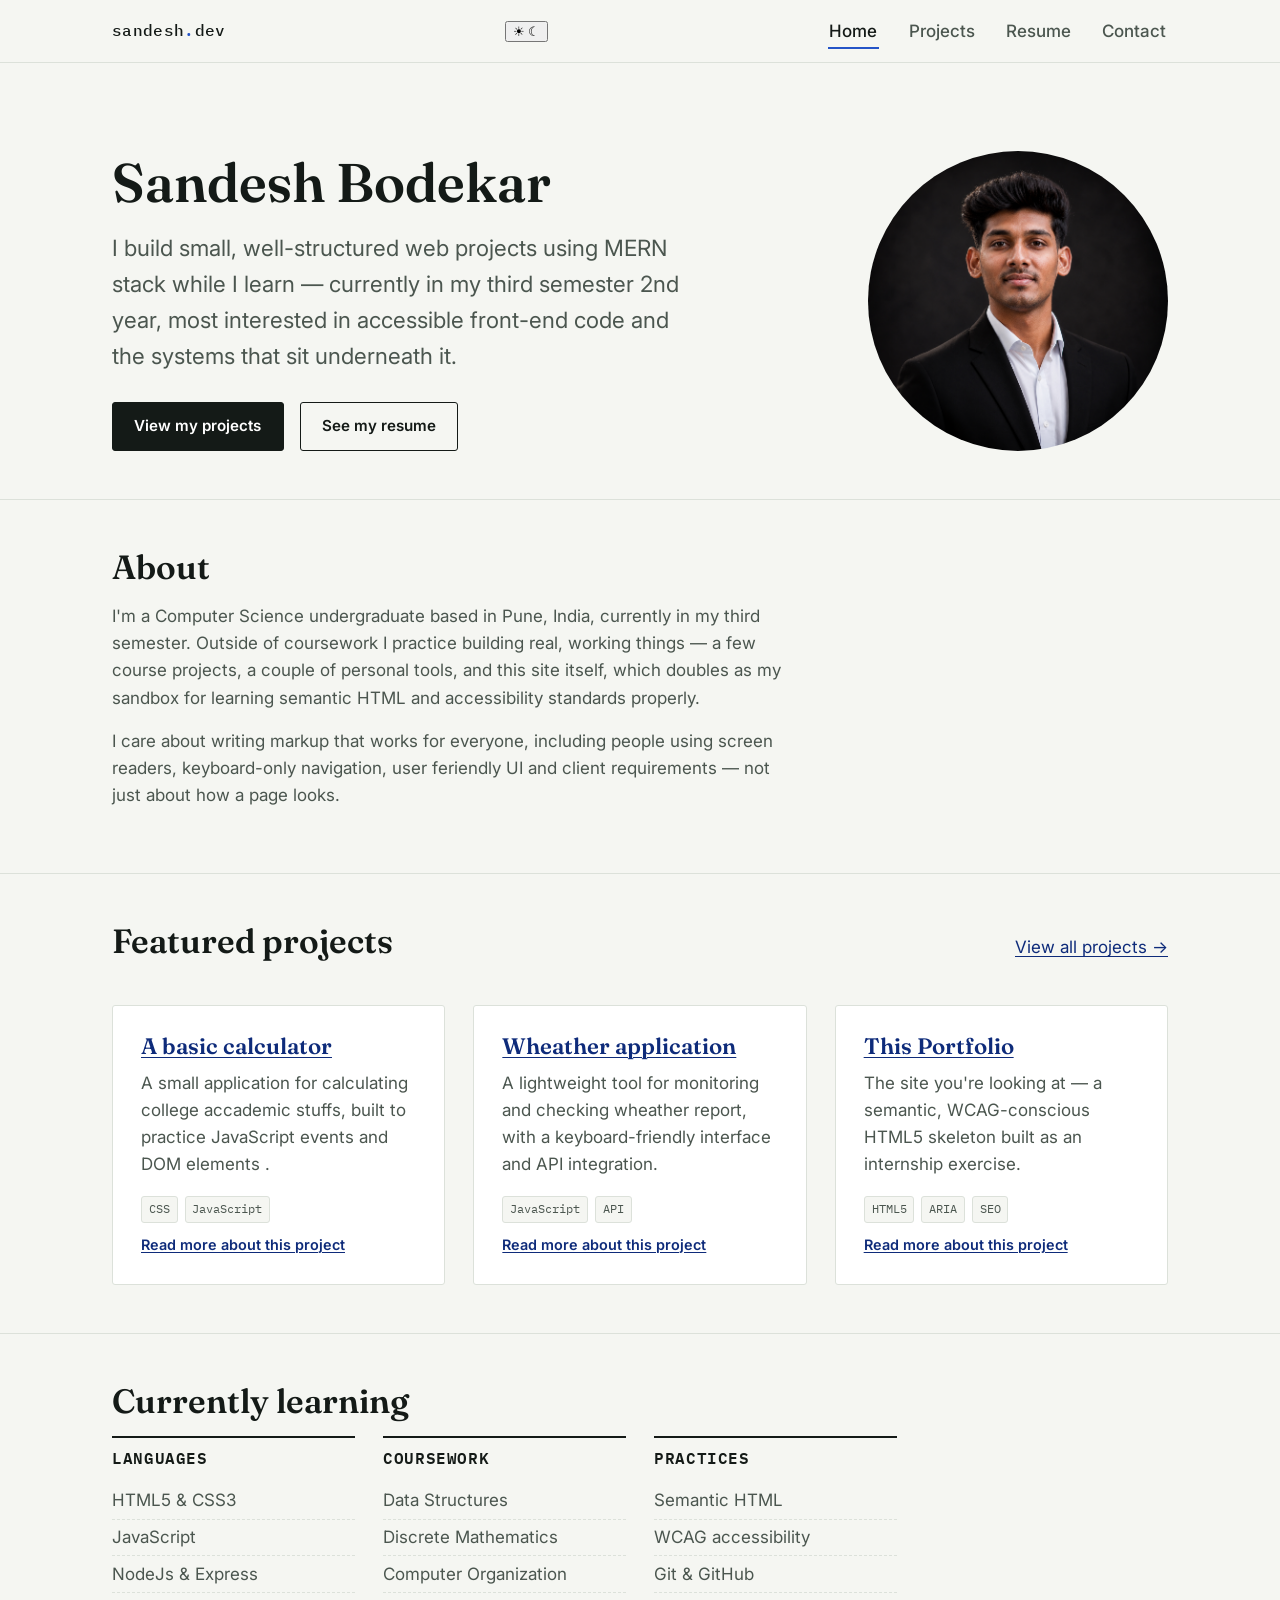
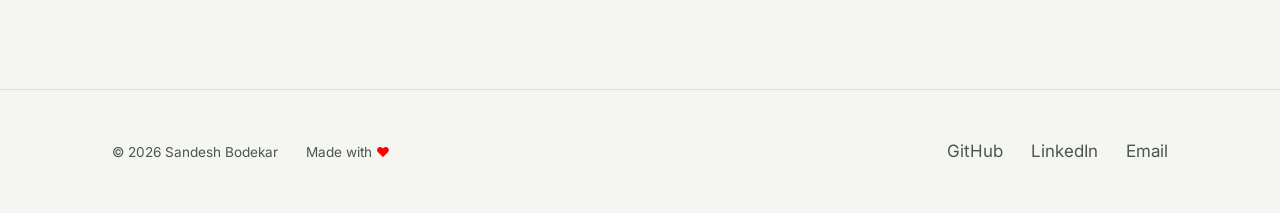
<file: index.html>
<!DOCTYPE html>
<html lang="en">

<head>
  <meta charset="UTF-8" />
  <meta name="viewport" content="width=device-width, initial-scale=1.0" />

  <title>Sandesh - Portfolio</title>
  <meta name="description"
    content="Portfolio of Sandesh Bodekar, a third-semester Computer Science student in Pune, India, building accessible web projects and learning in public." />
  <meta name="author" content="Sandesh Bodekar" />
  <meta name="robots" content="index, follow" />
  <link rel="canonical" href="https://sandeshbodekar.github.io/Portfolio/index.html" />

  <!-- Open Graph -->
  <meta property="og:type" content="website" />
  <meta property="og:title" content="Sandesh - Portfolio" />
  <meta property="og:description"
    content="Portfolio of Sandesh Bodekar, a third-semester Computer Science student in Pune, India, building accessible web projects and learning in public." />
  <meta property="og:url" content="https://sandeshbodekar.github.io/Portfolio/index.html" />
  <meta property="og:image" content="https://sandeshbodekar.github.io/Portfolio/assets/img/og-cover.jpg" />
  <meta property="og:locale" content="en_IN" />

  <!-- Twitter card -->
  <meta name="twitter:card" content="summary_large_image" />
  <meta name="twitter:title" content="Sandesh Bodekar — Computer Science Student & Web Developer" />
  <meta name="twitter:description"
    content="Portfolio of Sandesh Bodekar, a third-semester Computer Science student in Pune, India, building accessible web projects and learning in public." />
  <meta name="twitter:image" content="https://sandeshbodekar.github.io/Portfolio/assets/img/og-cover.jpg" />

  <link rel="preconnect" href="https://fonts.googleapis.com" />
  <link rel="preconnect" href="https://fonts.gstatic.com" crossorigin />
  <link
    href="https://fonts.googleapis.com/css2?family=Fraunces:wght@500;600;700&family=IBM+Plex+Mono:wght@500&family=Inter:wght@400;500;600&display=swap"
    rel="stylesheet" />

  <script>
    (function () {
      try {
        var theme = localStorage.getItem('theme');
        if (theme === 'dark') {
          document.documentElement.setAttribute('data-theme', 'dark');
        } else if (theme === 'light') {
          document.documentElement.removeAttribute('data-theme');
        } else if (window.matchMedia && window.matchMedia('(prefers-color-scheme: dark)').matches) {
          document.documentElement.setAttribute('data-theme', 'dark');
        }
      } catch (e) {}
    })();
  </script>
  
  <link rel="stylesheet" href="style.css" />
  <link rel="icon" type="image/svg+xml" href="assets/img/favicon.svg" />

  <!-- Structured data for search engines -->
  <script type="application/ld+json">
  {
    "@context": "https://schema.org",
    "@type": "Person",
    "name": "Sandesh Bodekar",
    "jobTitle": "Computer Science Student",
    "url": "https://sandeshbodekar.github.io/Portfolio/index.html",
    "sameAs": [
      "https://https://github.com/sandeshbodekar",
      "https://www.linkedin.com/in/sandeshbodekar"
    ]
  }
  </script>
</head>

<body>
  <header class="site-header">
    <div class="wrap">
      <a class="site-logo" href="index.html">sandesh<span>.</span>dev</a>
       

      
      <div class="header-controls">
        <button type="button" class="theme-toggle" id="theme-toggle" aria-pressed="false">
          <span class="icon-light" aria-hidden="true">&#9728;</span>
          <span class="icon-dark" aria-hidden="true">&#9790;</span>
          <span class="visually-hidden">Toggle dark mode</span>
        </button>
        <button type="button" class="nav-toggle" aria-expanded="true" aria-controls="primary-nav">
          Menu
        </button>
      </div>

      <nav class="primary-nav" id="primary-nav" data-open="true" aria-label="Primary">
        <ul>
          <li><a href="index.html" aria-current="page">Home</a></li>
          <li><a href="projects.html">Projects</a></li>
          <li><a href="resume.html">Resume</a></li>
          <li><a href="contact.html">Contact</a></li>
        </ul>
      </nav>
    </div>

    
  </header>

  <main id="main-content">

    <section class="hero" aria-labelledby="hero-heading">
      <div class="wrap hero__inner">
        <div>
          <h1 id="hero-heading">Sandesh Bodekar</h1>
          <p class="hero__lede">
            I build small, well-structured web projects using MERN stack while I learn — currently in
            my third semester 2nd year, most interested in accessible front-end code and
            the systems that sit underneath it.
          </p>
          <div class="hero__actions">
            <a class="button button--primary" href="projects.html">View my projects</a>
            <a class="button button--ghost" href="resume.html">See my resume</a>
          </div>
        </div>
        <img class="photo" src="assets/LinkedinPhoto.png" alt="sandesh's photo" width="300" height="300" />
      </div>
    </section>

    <section class="section" aria-labelledby="about-heading">
      <div class="wrap">
        <h2 id="about-heading">About</h2>
        <p>
          I'm a Computer Science undergraduate based in Pune, India, currently
          in my third semester. Outside of coursework I practice building
          real, working things — a few course projects, a couple of personal
          tools, and this site itself, which doubles as my sandbox for
          learning semantic HTML and accessibility standards properly.
        </p>
        <p>
          I care about writing markup that works for everyone, including
          people using screen readers, keyboard-only navigation, user feriendly UI and client requirements
          — not just about how a page looks.
        </p>
      </div>
    </section>

    <section class="section" aria-labelledby="featured-heading">
      <div class="wrap">
        <div class="section__head">
          <h2 id="featured-heading">Featured projects</h2>
          <a href="projects.html">View all projects →</a>
        </div>

        <ul class="card-grid">
          <li>
            <article class="card">
              <h3><a href="projects.html#campus-events">A basic calculator</a></h3>
              <p>A small application for calculating college accademic stuffs, built to practice JavaScript events
                and DOM elements .</p>
              <ul class="tag-list" aria-label="Technologies used">
                <li>CSS</li>
                <li>JavaScript</li>
              </ul>
              <a class="card__link" href="projects.html#campus-events">Read more about this project</a>
            </article>
          </li>
          <li>
            <article class="card">
              <h3><a href="projects.html#study-tracker">Wheather application</a></h3>
              <p>A lightweight tool for monitoring and checking wheather report, with a keyboard-friendly interface and
                API integration.</p>
              <ul class="tag-list" aria-label="Technologies used">
                <li>JavaScript</li>
                <li>API</li>
              </ul>
              <a class="card__link" href="projects.html#study-tracker">Read more about this project</a>
            </article>
          </li>
          <li>
            <article class="card">
              <h3><a href="projects.html#this-site">This Portfolio</a></h3>
              <p>The site you're looking at — a semantic, WCAG-conscious HTML5 skeleton built as an internship exercise.
              </p>
              <ul class="tag-list" aria-label="Technologies used">
                <li>HTML5</li>
                <li>ARIA</li>
                <li>SEO</li>
              </ul>
              <a class="card__link" href="projects.html#this-site">Read more about this project</a>
            </article>
          </li>
        </ul>
      </div>
    </section>

    <section class="section" aria-labelledby="skills-heading">
      <div class="wrap">
        <h2 id="skills-heading">Currently learning</h2>
        <ul class="skills">
          <li>
            <h3>Languages</h3>
            <ul>
              <li>HTML5 &amp; CSS3</li>
              <li>JavaScript</li>
              <li>NodeJs &amp; Express</li>
            </ul>
          </li>
          <li>
            <h3>Coursework</h3>
            <ul>
              <li>Data Structures</li>
              <li>Discrete Mathematics</li>
              <li>Computer Organization</li>
            </ul>
          </li>
          <li>
            <h3>Practices</h3>
            <ul>
              <li>Semantic HTML</li>
              <li>WCAG accessibility</li>
              <li>Git &amp; GitHub</li>
            </ul>
          </li>
        </ul>
      </div>
    </section>

  </main>

  <footer class="site-footer">
    <div class="wrap">
      <div class="footer-nav" aria-label="Footer">
        <small>&copy; 2026 Sandesh Bodekar &nbsp;&nbsp;&nbsp;&nbsp;&nbsp; Made with<span class="heart">
            &hearts;</span></small>
      </div>
      <nav class="footer-social" aria-label="Social media">
        <ul>
          <li><a href="https://github.com/sandeshbodekar">GitHub</a></li>
          <li><a href="https://www.linkedin.com/in/sandeshbodekar">LinkedIn</a></li>
          <li><a href="mailto:sandeshbodekar12@gmail.com">Email</a></li>
        </ul>
      </nav>
    </div>

  </footer>

  <script src="main.js"></script>
</body>

</html>
</file>
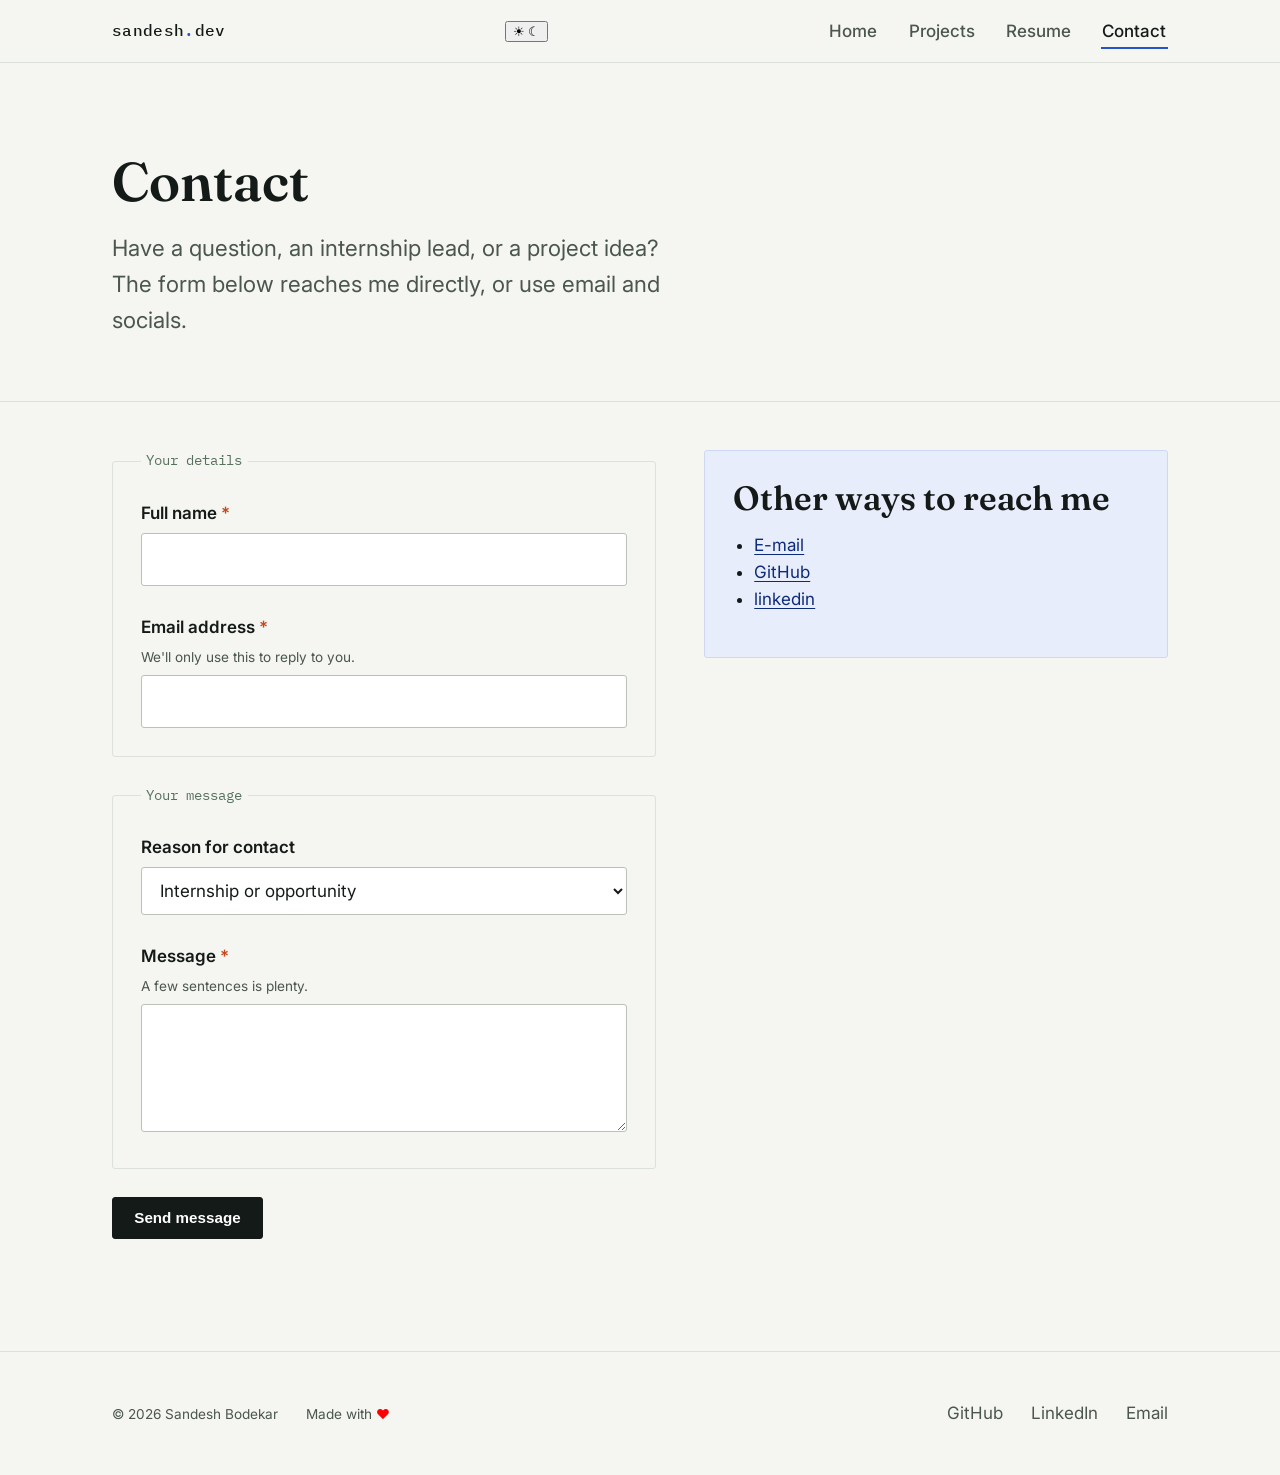
<file: contact.html>
<!DOCTYPE html>
<html lang="en">
<head>
  <meta charset="UTF-8" />
  <meta name="viewport" content="width=device-width, initial-scale=1.0" />

  <title>Contact</title>
  <meta name="description" content="Get in touch withSandesh Bodekar via the contact form, email, or social profiles." />
  <meta name="author" content="Sandesh Bodekar" />
  <meta name="robots" content="index, follow" />
  <link rel="canonical" href="https://sandeshbodekar.github.io/Portfolio/contact.html" />

  <meta property="og:type" content="website" />
  <meta property="og:title" content="Contact " />
  <meta property="og:description" content="Get in touch with Sandesh Bodekar via the contact form, email, or social profiles." />
  <meta property="og:url" content="https://sandeshbodekar.github.io/Portfolio/contact.html" />
  <meta property="og:image" content="https://sandeshbodekar.github.io/Portfolio/assets/og-cover.jpg" />
  <meta property="og:locale" content="en_IN" />

  <meta name="twitter:card" content="summary_large_image" />
  <meta name="twitter:title" content="Contact — Sandesh Bodekar" />
  <meta name="twitter:description" content="Get in touch with Sandesh Bodekar via the contact form, email, or social profiles." />
  <meta name="twitter:image" content="https://sandeshbodekar.github.io/Portfolio/assets/og-cover.jpg" />

  <link rel="preconnect" href="https://fonts.googleapis.com" />
  <link rel="preconnect" href="https://fonts.gstatic.com" crossorigin />
  <link href="https://fonts.googleapis.com/css2?family=Fraunces:wght@500;600;700&family=IBM+Plex+Mono:wght@500&family=Inter:wght@400;500;600&display=swap" rel="stylesheet" />
  <script>
    (function () {
      try {
        var theme = localStorage.getItem('theme');
        if (theme === 'dark') {
          document.documentElement.setAttribute('data-theme', 'dark');
        } else if (theme === 'light') {
          document.documentElement.removeAttribute('data-theme');
        } else if (window.matchMedia && window.matchMedia('(prefers-color-scheme: dark)').matches) {
          document.documentElement.setAttribute('data-theme', 'dark');
        }
      } catch (e) {}
    })();
  </script>
  <link rel="stylesheet" href="style.css" />
  <link rel="icon" type="image/svg+xml" href="assets/favicon.svg" />
</head>
<body>
 
  <header class="site-header">
    <div class="wrap">
      <a class="site-logo" href="index.html">sandesh<span>.</span>dev</a>

      <div class="header-controls">
        <button type="button" class="theme-toggle" id="theme-toggle" aria-pressed="false">
          <span class="icon-light" aria-hidden="true">&#9728;</span>
          <span class="icon-dark" aria-hidden="true">&#9790;</span>
          <span class="visually-hidden">Toggle dark mode</span>
        </button>
        <button type="button" class="nav-toggle" aria-expanded="true" aria-controls="primary-nav">
          Menu
        </button>
      </div>

      <nav class="primary-nav" id="primary-nav" data-open="true" aria-label="Primary">
        <ul>
          <li><a href="index.html">Home</a></li>
          <li><a href="projects.html">Projects</a></li>
          <li><a href="resume.html">Resume</a></li>
          <li><a href="contact.html" aria-current="page">Contact</a></li>
        </ul>
      </nav>
    </div>
  </header>

  <main id="main-content">

    <section class="hero" aria-labelledby="page-heading">
      <div class="wrap">
         <h1 id="page-heading">Contact</h1>
        <p class="hero__lede">
          Have a question, an internship lead, or a project idea? The form
          below reaches me directly, or use email and socials.
        </p>
      </div>
    </section>

    <section class="section" aria-labelledby="contact-heading">
      <div class="wrap form-layout">

        <div>
          <h2 id="contact-heading" class="visually-hidden">Send a message</h2>

          <form id="contact-form" novalidate action="https://formsubmit.co/fullstackdsa8080@gmail.com" method="post">
            <fieldset>
              <legend>Your details</legend>

              <div class="field">
                <label for="name">Full name <span class="required-flag" aria-hidden="true">*</span></label>
                <input
                  type="text"
                  id="name"
                  name="name"
                  autocomplete="name"
                  required
                  aria-describedby="name-error"
                  aria-required="true"
                />
                <span class="error" id="name-error" role="alert"></span>
              </div>

              <div class="field">
                <label for="email">Email address <span class="required-flag" aria-hidden="true">*</span></label>
                <span class="hint" id="email-hint">We'll only use this to reply to you.</span>
                <input
                  type="email"
                  id="email"
                  name="email"
                  autocomplete="email"
                  required
                  aria-describedby="email-hint email-error"
                  aria-required="true"
                />
                <span class="error" id="email-error" role="alert"></span>
              </div>
            </fieldset>

            <fieldset>
              <legend>Your message</legend>

              <div class="field">
                <label for="reason">Reason for contact</label>
                <select id="reason" name="reason">
                  <option value="internship">Internship or opportunity</option>
                  <option value="project">Project collaboration</option>
                  <option value="feedback">Feedback on this site</option>
                  <option value="other">Something else</option>
                </select>
              </div>

              <div class="field">
                <label for="message">Message <span class="required-flag" aria-hidden="true">*</span></label>
                <span class="hint" id="message-hint">A few sentences is plenty.</span>
                <textarea
                  id="message"
                  name="message"
                  minlength="10"
                  required
                  aria-describedby="message-hint message-error"
                  aria-required="true"
                ></textarea>
                <span class="error" id="message-error" role="alert"></span>
              </div>
            </fieldset>

            <button type="submit" class="button button--primary">Send message</button>
            <p class="form-status" id="form-status" role="status" aria-live="polite"></p>
          </form>
        </div>

        <aside aria-labelledby="other-ways-heading">
          <div class="callout">
            <h2 id="other-ways-heading">Other ways to reach me</h2>
            <ul>
              <li><a href="mailto:sandeshbodekar12@gmail.com">E-mail</a></li>
              <li><a href="https://github.com/sandeshbodekar">GitHub</a></li>
              <li><a href="https://www.linkedin.com/in/sandeshbodekar">linkedin</a></li>
            </ul>
          </div>
        </aside>

      </div>
    </section>

 <footer class="site-footer">
    <div class="wrap">
      <div class="footer-nav" aria-label="Footer">
        <small>&copy; 2026 Sandesh Bodekar &nbsp;&nbsp;&nbsp;&nbsp;&nbsp; Made with<span class="heart">
            &hearts;</span></small>
      </div>
      <nav class="footer-social" aria-label="Social media">
        <ul>
          <li><a href="https://github.com/sandeshbodekar">GitHub</a></li>
          <li><a href="https://www.linkedin.com/in/sandeshbodekar">LinkedIn</a></li>
          <li><a href="mailto:sandeshbodekar12@gmail.com">Email</a></li>
        </ul>
      </nav>
    </div>

  </footer>

  <script src="main.js"></script>
</body>
</html>
</file>
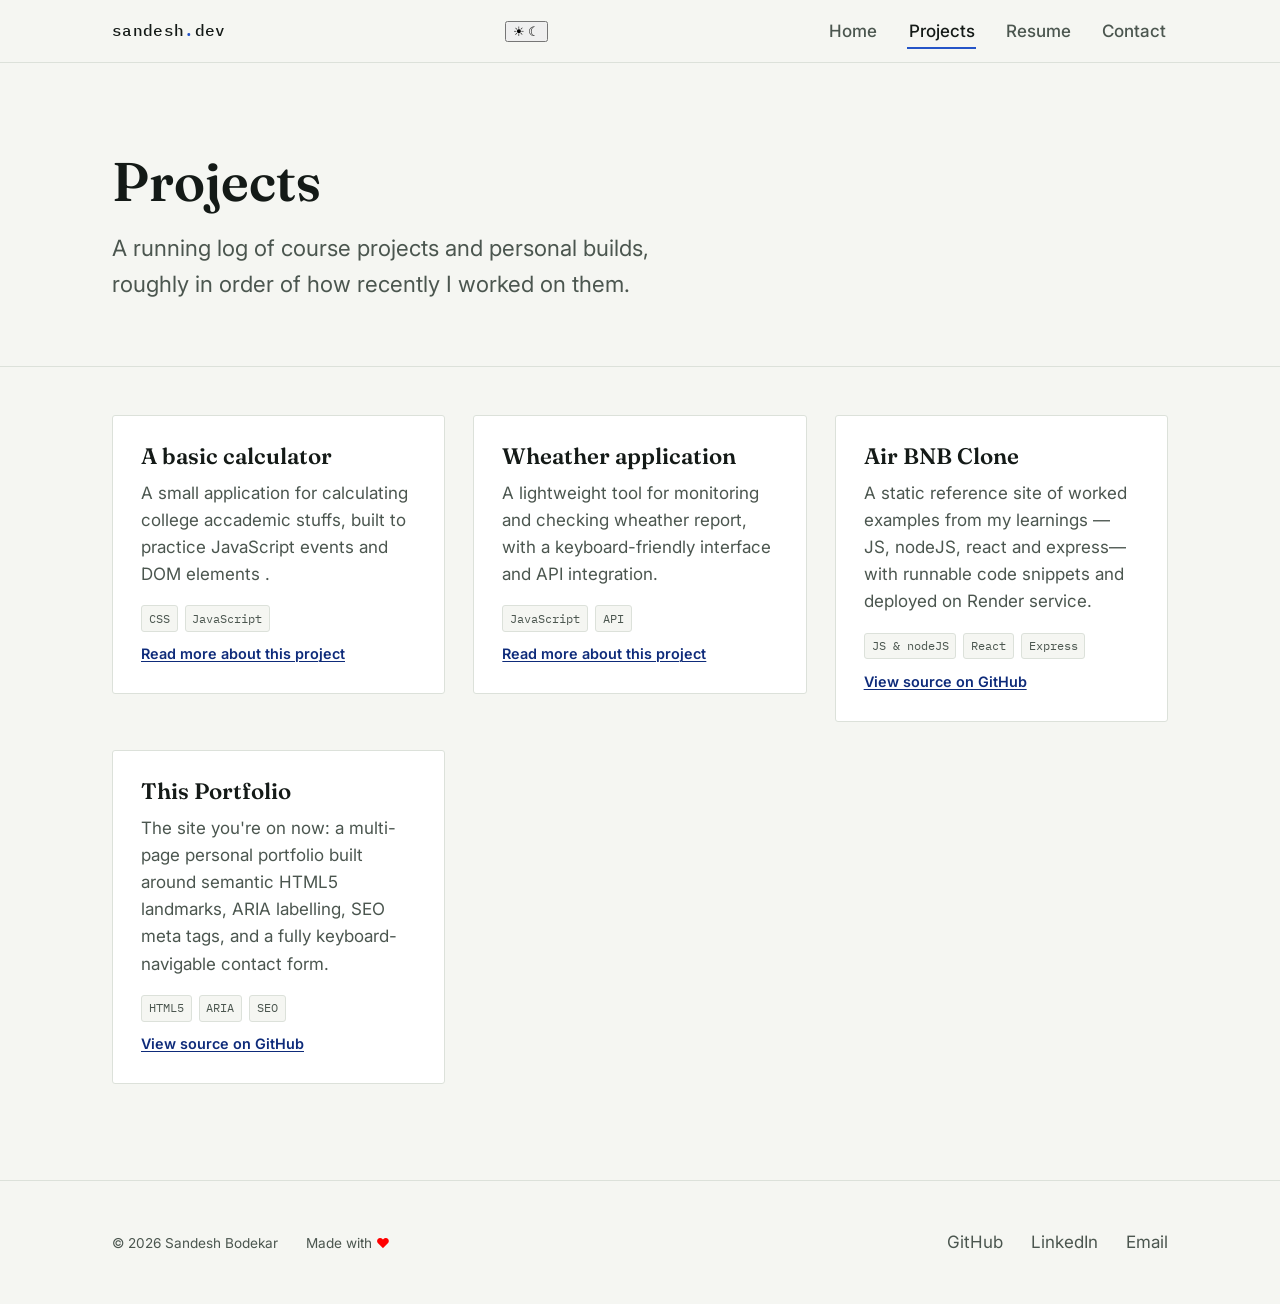
<file: projects.html>
<!DOCTYPE html>
<html lang="en">

<head>
  <meta charset="UTF-8" />
  <meta name="viewport" content="width=device-width, initial-scale=1.0" />

  <title>Projects</title>
  <meta name="description"
    content="Web development projects by sandesh Bodekari, a third-semester Computer Science student, including course projects and personal tools." />
  <meta name="author" content="sandesh Bodekar" />
  <meta name="robots" content="index, follow" />
  <link rel="canonical" href="https://sandeshbodekar.github.io/Portfolio/projects.html" />

  <meta property="og:type" content="website" />
  <meta property="og:title" content="Projects" />
  <meta property="og:description"
    content="Web development projects by sandesh Bodekar, a third-semester Computer Science student." />
  <meta property="og:url" content="https://sandeshbodekar.github.io/Portfolio/projects.html" />
  <meta property="og:image" content="https://sandeshbodekar.github.io/Portfolio/og-cover.jpg" />
  <meta property="og:locale" content="en_IN" />

  <meta name="twitter:card" content="summary_large_image" />
  <meta name="twitter:title" content="projects" />
  <meta name="twitter:description"
    content="Web development projects by sandesh Bodekar, a third-semester Computer Science student." />
  <meta name="twitter:image" content="https://sandeshbodekar.github.io/Portfolio/og-cover.jpg" />

  <link rel="preconnect" href="https://fonts.googleapis.com" />
  <link rel="preconnect" href="https://fonts.gstatic.com" crossorigin />
  <link
    href="https://fonts.googleapis.com/css2?family=Fraunces:wght@500;600;700&family=IBM+Plex+Mono:wght@500&family=Inter:wght@400;500;600&display=swap"
    rel="stylesheet" />
  <script>
    (function () {
      try {
        var theme = localStorage.getItem('theme');
        if (theme === 'dark') {
          document.documentElement.setAttribute('data-theme', 'dark');
        } else if (theme === 'light') {
          document.documentElement.removeAttribute('data-theme');
        } else if (window.matchMedia && window.matchMedia('(prefers-color-scheme: dark)').matches) {
          document.documentElement.setAttribute('data-theme', 'dark');
        }
      } catch (e) {}
    })();
  </script>
  <link rel="stylesheet" href="style.css" />
  <!-- <link rel="icon" type="image/svg+xml" href="assets/img/favicon.svg" />   -->
</head>

<body>

  <header class="site-header">
    <div class="wrap">
      <a class="site-logo" href="index.html">sandesh<span>.</span>dev</a>

      <div class="header-controls">
        <button type="button" class="theme-toggle" id="theme-toggle" aria-pressed="false">
          <span class="icon-light" aria-hidden="true">&#9728;</span>
          <span class="icon-dark" aria-hidden="true">&#9790;</span>
          <span class="visually-hidden">Toggle dark mode</span>
        </button>
        <button type="button" class="nav-toggle" aria-expanded="true" aria-controls="primary-nav">
          Menu
        </button>
      </div>

      <nav class="primary-nav" id="primary-nav" data-open="true" aria-label="Primary">
        <ul>
          <li><a href="index.html">Home</a></li>
          <li><a href="projects.html" aria-current="page">Projects</a></li>
          <li><a href="resume.html">Resume</a></li>
          <li><a href="contact.html">Contact</a></li>
        </ul>
      </nav>
    </div>
  </header>

  <main id="main-content">

    <section class="hero" aria-labelledby="page-heading">
      <div class="wrap">
         <h1 id="page-heading">Projects</h1>
        <p class="hero__lede">
          A running log of course projects and personal builds, roughly in
          order of how recently I worked on them.
        </p>
      </div>
    </section>

    <section class="section" aria-labelledby="projects-list-heading">
      <div class="wrap">
        <h2 id="projects-list-heading" class="visually-hidden">Project list</h2>

        <ul class="card-grid">
          <li>
            <article class="card">
              <h3 id="algo-notes-heading">A basic calculator</h3>
              <p>A small application for calculating college accademic stuffs, built to practice JavaScript events
                and DOM elements .</p>
              <ul class="tag-list" aria-label="Technologies used">
                <li>CSS</li>
                <li>JavaScript</li>
              </ul>
              <a class="card__link" href="https://github.com/sandeshbodekar/MajorProject">Read more about this project</a>
            </article>
          </li>

          <li>
            <article class="card">
              <h3 id="algo-notes-heading">Wheather application</h3>
              <p>A lightweight tool for monitoring and checking wheather report, with a keyboard-friendly interface and
                API integration.</p>
              <ul class="tag-list" aria-label="Technologies used">
                <li>JavaScript</li>
                <li>API</li>
              </ul>
              <a class="card__link" href="https://github.com/sandeshbodekar/wheatherApp">Read more about this project</a>
            </article>
          </li>

          <li>
            <article class="card" id="algo-notes" aria-labelledby="algo-notes-heading">
              <h3 id="algo-notes-heading">Air BNB Clone</h3>
              <p>
                A static reference site of worked examples from my learnings 
                 — JS, nodeJS, react and express— with runnable
                code snippets and deployed on Render service.
              </p>
              <ul class="tag-list" aria-label="Technologies used">
                <li>JS & nodeJS</li>
                <li>React</li>
                <li>Express</li>
              </ul>
              <a class="card__link" href="https://github.com/sandeshbodekar/MajorProject">
                View source on GitHub
                <span class="visually-hidden">for Air BNN website</span>
              </a>
            </article>
          </li>

          <li>
            <article class="card" id="this-site" aria-labelledby="this-site-heading">
              <h3 id="this-site-heading">This Portfolio</h3>
              <p>
                The site you're on now: a multi-page personal portfolio built
                around semantic HTML5 landmarks, ARIA labelling, SEO meta
                tags, and a fully keyboard-navigable contact form.
              </p>
              <ul class="tag-list" aria-label="Technologies used">
                <li>HTML5</li>
                <li>ARIA</li>
                <li>SEO</li>
              </ul>
              <a class="card__link" href="https://github.com/sandeshbodekar/Portfolio">
                View source on GitHub
                <span class="visually-hidden">for this portfolio site</span>
              </a>
            </article>
          </li>

        </ul>
      </div>
    </section>

  </main>

 <footer class="site-footer">
    <div class="wrap">
      <div class="footer-nav" aria-label="Footer">
        <small>&copy; 2026 Sandesh Bodekar &nbsp;&nbsp;&nbsp;&nbsp;&nbsp; Made with<span class="heart">
            &hearts;</span></small>
      </div>
      <nav class="footer-social" aria-label="Social media">
        <ul>
          <li><a href="https://github.com/sandeshbodekar">GitHub</a></li>
          <li><a href="https://www.linkedin.com/in/sandeshbodekar">LinkedIn</a></li>
          <li><a href="mailto:sandeshbodekar12@gmail.com">Email</a></li>
        </ul>
      </nav>
    </div>

  </footer>

  <script src="main.js"></script>
</body>

</html>
</file>
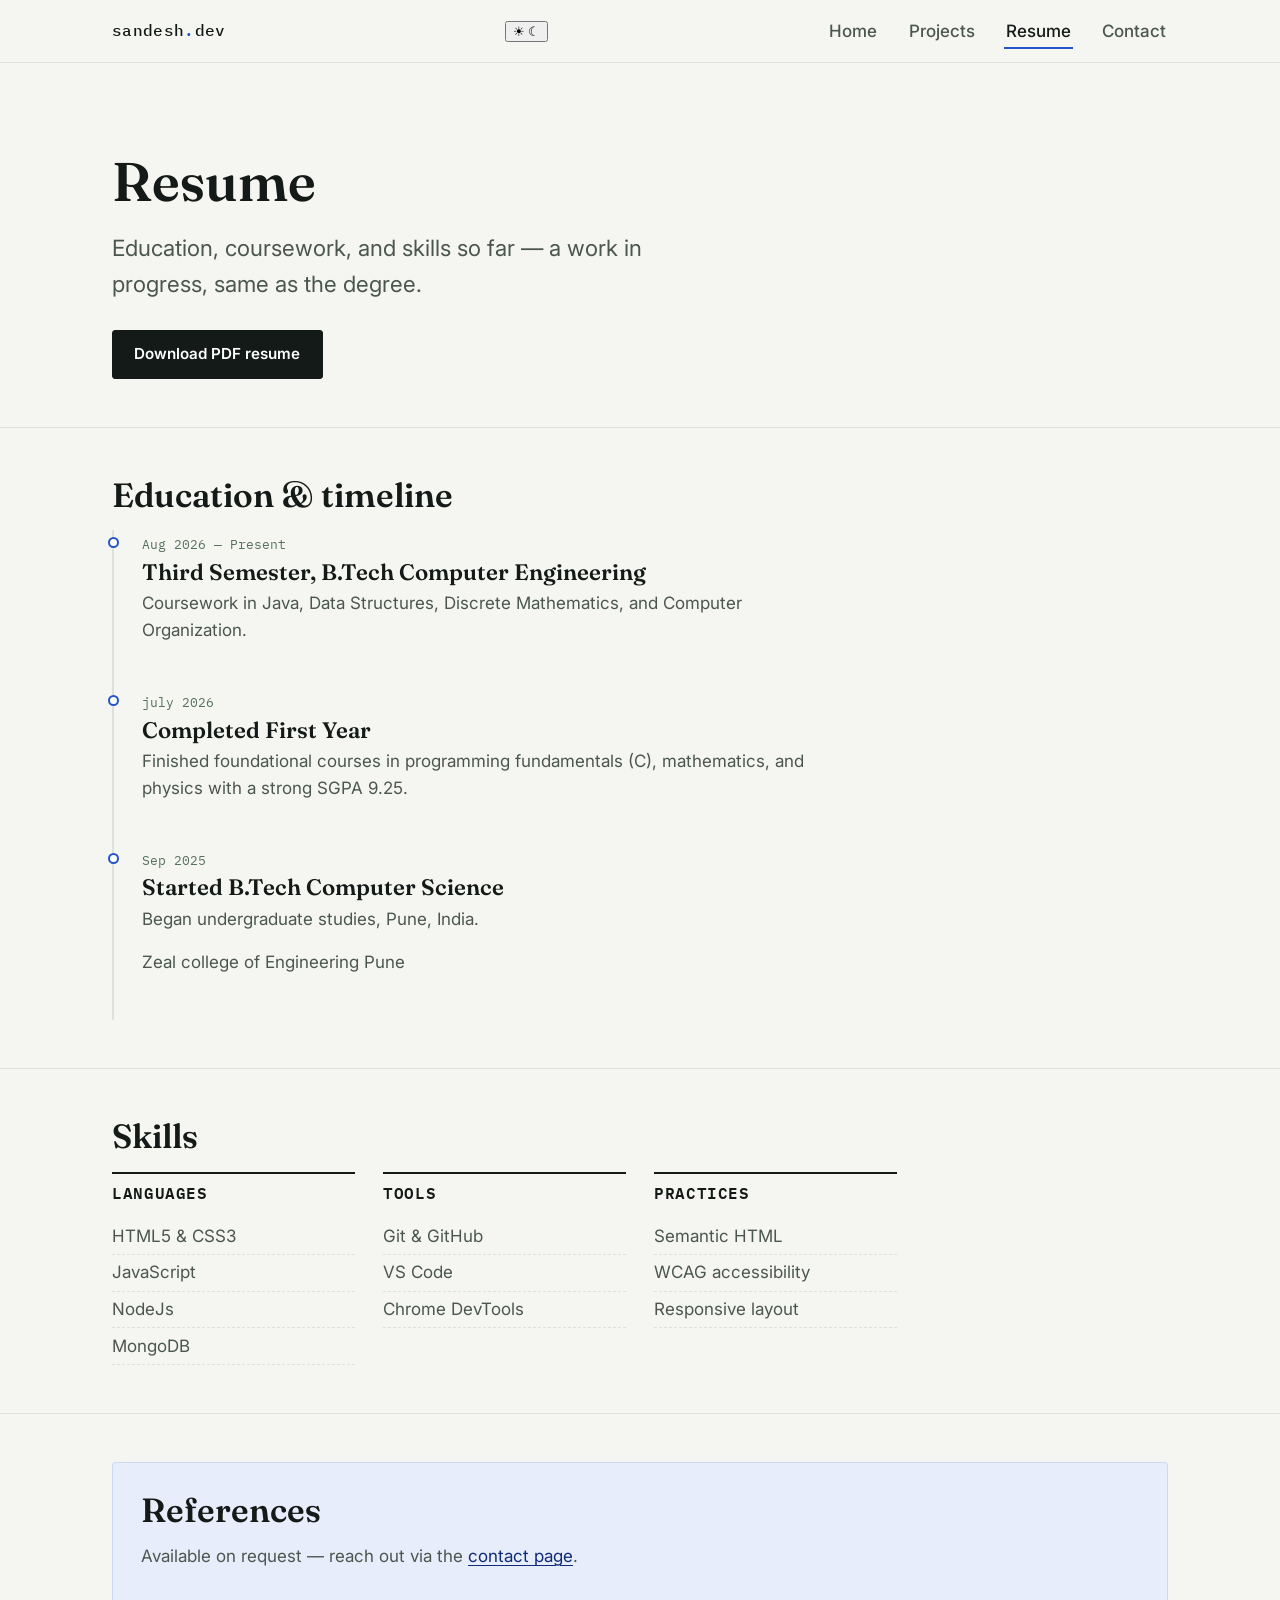
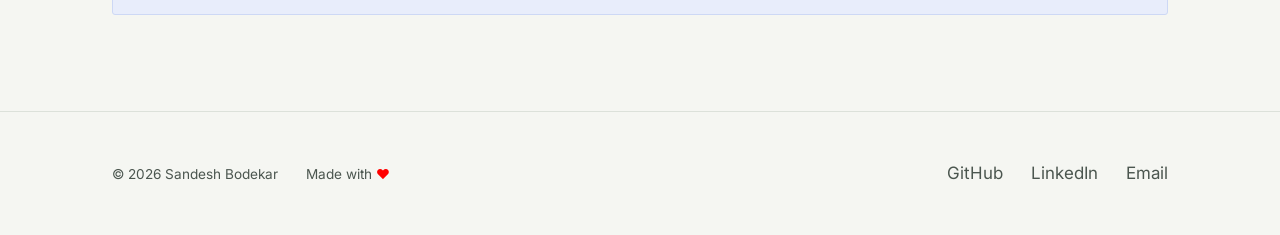
<file: resume.html>
<!DOCTYPE html>
<html lang="en">
<head>
  <meta charset="UTF-8" />
  <meta name="viewport" content="width=device-width, initial-scale=1.0" />

  <title>Resume</title>
  <meta name="description" content="Education, skills, and timeline of Sandesh Bodekar, a third-semester Computer Science student in Pune, India." />
  <meta name="author" content="Sandesh Bodekar" />
  <meta name="robots" content="index, follow" />
  <link rel="canonical" href="https://sandeshbodekar.github.io/Portfolio/resume.html" /> 

  <meta property="og:type" content="website" />
  <meta property="og:title" content="Resume" />
  <meta property="og:description" content="Education, skills, and timeline of Sandesh Bodekar, a third-semester Computer Science student." />
  <meta property="og:url" content="https://sandeshbodekar.github.io/Portfolio/resume.html" />
  <meta property="og:image" content="https://sandeshbodekar.github.io/Portfolio/assets/img/og-cover.jpg" />
  <meta property="og:locale" content="en_IN" />

  <meta name="twitter:card" content="summary_large_image" />
  <meta name="twitter:title" content="Resume — Sandesh Bodekar" />
  <meta name="twitter:description" content="Education, skills, and timeline of Sandesh Bodekar, a third-semester Computer Science student." />
  <meta name="twitter:image" content="https://sandeshbodekar.github.io/Portfolio/og-cover.jpg" />

  <link rel="preconnect" href="https://fonts.googleapis.com" />
  <link rel="preconnect" href="https://fonts.gstatic.com" crossorigin />
  <link href="https://fonts.googleapis.com/css2?family=Fraunces:wght@500;600;700&family=IBM+Plex+Mono:wght@500&family=Inter:wght@400;500;600&display=swap" rel="stylesheet" />
  <script>
    (function () {
      try {
        var theme = localStorage.getItem('theme');
        if (theme === 'dark') {
          document.documentElement.setAttribute('data-theme', 'dark');
        } else if (theme === 'light') {
          document.documentElement.removeAttribute('data-theme');
        } else if (window.matchMedia && window.matchMedia('(prefers-color-scheme: dark)').matches) {
          document.documentElement.setAttribute('data-theme', 'dark');
        }
      } catch (e) {}
    })();
  </script>
  <link rel="stylesheet" href="style.css" />
  <!-- <link rel="icon" type="image/svg+xml" href="assets/img/favicon.svg" /> -->
</head>

<body>
 
  <header class="site-header">
    <div class="wrap">
      <a class="site-logo" href="index.html">sandesh<span>.</span>dev</a>

      <div class="header-controls">
        <button type="button" class="theme-toggle" id="theme-toggle" aria-pressed="false">
          <span class="icon-light" aria-hidden="true">&#9728;</span>
          <span class="icon-dark" aria-hidden="true">&#9790;</span>
          <span class="visually-hidden">Toggle dark mode</span>
        </button>
        <button type="button" class="nav-toggle" aria-expanded="true" aria-controls="primary-nav">
          Menu
        </button>
      </div>

      <nav class="primary-nav" id="primary-nav" data-open="true" aria-label="Primary">
        <ul>
          <li><a href="index.html">Home</a></li>
          <li><a href="projects.html">Projects</a></li>
          <li><a href="resume.html" aria-current="page">Resume</a></li>
          <li><a href="contact.html">Contact</a></li>
        </ul>
      </nav>
    </div>
  </header>

  <main id="main-content">

    <section class="hero" aria-labelledby="page-heading">
      <div class="wrap">
        <h1 id="page-heading">Resume</h1>
        <p class="hero__lede">
          Education, coursework, and skills so far — a work in progress, same
          as the degree.
        </p>
        <div class="hero__actions">
          <a class="button button--primary" href="assets/resume.pdf" download>
            Download PDF resume
          </a>
        </div>
      </div>

    </section>

    <section class="section" aria-labelledby="education-heading">
      <div class="wrap">
        <h2 id="education-heading">Education &amp; timeline</h2>
        <ol class="timeline">
          <li>
            <time datetime="2026-08">Aug 2026 — Present</time>
            <h3>Third Semester, B.Tech Computer Engineering</h3>
            <p>Coursework in Java, Data Structures, Discrete Mathematics, and Computer Organization.</p>
          </li>
          <li>
            <time datetime="2025-07">july 2026</time>
            <h3>Completed First Year</h3>
            <p>Finished foundational courses in programming fundamentals (C), mathematics, and physics with a strong SGPA 9.25.</p>
          </li>
          <li>
            <time datetime="2025-09">Sep 2025</time>
            <h3>Started B.Tech Computer Science</h3>
            <p>Began undergraduate studies, Pune, India.</p>
            <p>Zeal college of Engineering Pune</p>
          </li>
        </ol>
      </div>
    </section>

    <section class="section" aria-labelledby="skills-heading">
      <div class="wrap">
        <h2 id="skills-heading">Skills</h2>
        <ul class="skills">
          <li>
            <h3>Languages</h3>
            <ul>
              <li>HTML5 &amp; CSS3</li>
              <li>JavaScript </li>
              <li>NodeJs</li>
              <li>MongoDB</li>
            </ul>
          </li>
          <li>
            <h3>Tools</h3>
            <ul>
              <li>Git &amp; GitHub</li>
              <li>VS Code</li>
              <li>Chrome DevTools</li>
            </ul>
          </li>
          <li>
            <h3>Practices</h3>
            <ul>
              <li>Semantic HTML</li>
              <li>WCAG accessibility</li>
              <li>Responsive layout</li>
            </ul>
          </li>
        </ul>
      </div>
    </section>

    <aside class="section" aria-labelledby="references-heading">
      <div class="wrap">
        <div class="callout">
          <h2 id="references-heading">References</h2>
          <p>Available on request — reach out via the <a href="contact.html">contact page</a>.</p>
        </div>
      </div>
    </aside>

  </main>

 <footer class="site-footer">
    <div class="wrap">
      <div class="footer-nav" aria-label="Footer">
        <small>&copy; 2026 Sandesh Bodekar &nbsp;&nbsp;&nbsp;&nbsp;&nbsp; Made with<span class="heart">
            &hearts;</span></small>
      </div>
      <nav class="footer-social" aria-label="Social media">
        <ul>
          <li><a href="https://github.com/sandeshbodekar">GitHub</a></li>
          <li><a href="https://www.linkedin.com/in/sandeshbodekar">LinkedIn</a></li>
          <li><a href="mailto:sandeshbodekar12@gmail.com">Email</a></li>
        </ul>
      </nav>
    </div>

  </footer>
  <script src="main.js"></script>
</body>
</html>
</file>
<file: style.css>
/* =========================================================
   Portfolio — Design Tokens & Base
   Palette: paper + cobalt + gold, structured around a
   "changelog / lab notebook" signature (semester tags,
   monospace meta-labels) fitting a CS student's world.
   ========================================================= */

:root {
  /* Color */
  --color-bg: #f5f6f2;
  --color-surface: #ffffff;
  --color-border: #dce1da;
  --color-border-strong: #b9c2b6;
  --color-ink: #141a17;
  --color-ink-soft: #4b564f;
  --color-accent: #2454c7;
  --color-accent-ink: #0e2b7a;
  --color-accent-soft: #e8edfb;
  --color-gold: #9c6f28;
  --color-sage: #56715c;
  --color-focus: #c7481f;

  /* Type */
  --font-display: "Fraunces", "Iowan Old Style", Georgia, serif;
  --font-body: "Inter", -apple-system, BlinkMacSystemFont, "Segoe UI", sans-serif;
  --font-mono: "IBM Plex Mono", "SFMono-Regular", Consolas, monospace;

  /* Scale */
  --step-0: clamp(1rem, 0.95rem + 0.2vw, 1.0625rem);
  --step-1: clamp(1.2rem, 1.1rem + 0.4vw, 1.4rem);
  --step-2: clamp(1.6rem, 1.4rem + 1vw, 2.1rem);
  --step-3: clamp(2.2rem, 1.8rem + 2vw, 3.4rem);

  --space-xs: 0.5rem;
  --space-sm: 1rem;
  --space-md: 1.75rem;
  --space-lg: 3rem;
  --space-xl: 5.5rem;

  --radius: 3px;
  --max-width: 68rem;
}

/* Respect reduced-motion preference */
@media (prefers-reduced-motion: reduce) {
  *,
  *::before,
  *::after {
    animation-duration: 0.001ms !important;
    animation-iteration-count: 1 !important;
    transition-duration: 0.001ms !important;
    scroll-behavior: auto !important;
  }
}

*,
*::before,
*::after {
  box-sizing: border-box;
}

html {
  scroll-behavior: smooth;
}

body {
  margin: 0;
  background-color: var(--color-bg);
  color: var(--color-ink);
  font-family: var(--font-body);
  font-size: var(--step-0);
  line-height: 1.6;
  -webkit-font-smoothing: antialiased;
}

img {
  max-width: 100%;
  display: block;
}

a {
  color: var(--color-accent-ink);
}

a:not(.button) {
  text-decoration-thickness: 1px;
  text-underline-offset: 0.15em;
}

h1,
h2,
h3,
h4 {
  font-family: var(--font-display);
  line-height: 1.15;
  color: var(--color-ink);
  margin: 0 0 var(--space-sm);
}

h1 {
  font-size: var(--step-3);
  font-weight: 600;
}

h2 {
  font-size: var(--step-2);
  font-weight: 600;
}

h3 {
  font-size: var(--step-1);
  font-weight: 600;
}

p {
  margin: 0 0 var(--space-sm);
  color: var(--color-ink-soft);
  max-width: 62ch;
}

ul,
ol {
  margin: 0 0 var(--space-sm);
  padding-left: 1.25em;
}

/* ---------------------------------------------------------
   Visually-hidden utility (for screen-reader-only text)
   --------------------------------------------------------- */
.visually-hidden {
  position: absolute;
  width: 1px;
  height: 1px;
  padding: 0;
  margin: -1px;
  overflow: hidden;
  clip: rect(0, 0, 0, 0);
  white-space: nowrap;
  border: 0;
}

/* ---------------------------------------------------------
   Skip link — first focusable element on every page
   --------------------------------------------------------- */
.skip-link {
  position: absolute;
  left: var(--space-sm);
  top: -3.5rem;
  background: var(--color-ink);
  color: #fff;
  padding: 0.65em 1.1em;
  border-radius: var(--radius);
  z-index: 100;
  font-family: var(--font-mono);
  font-size: 0.9rem;
  transition: top 0.15s ease;
}

.skip-link:focus {
  top: var(--space-sm);
}

/* ---------------------------------------------------------
   Focus visibility — never remove without replacing
   --------------------------------------------------------- */
a:focus-visible,
button:focus-visible,
input:focus-visible,
textarea:focus-visible,
select:focus-visible,
[tabindex]:focus-visible {
  outline: 3px solid var(--color-focus);
  outline-offset: 3px;
  border-radius: 2px;
}

/* ---------------------------------------------------------
   Layout shell
   --------------------------------------------------------- */
.wrap {
  width: 100%;
  max-width: var(--max-width);
  margin-inline: auto;
  padding-inline: var(--space-sm);
}

/* ---------------------------------------------------------
   Site header / primary nav
   --------------------------------------------------------- */
.site-header {
  border-bottom: 1px solid var(--color-border);
  background: var(--color-bg);
  position: sticky;
  top: 0;
  z-index: 20;
}

.site-header .wrap {
  display: flex;
  align-items: center;
  justify-content: space-between;
  gap: var(--space-sm);
  padding-block: 1.1rem;
}

.site-logo {
  font-family: var(--font-mono);
  font-size: 1rem;
  font-weight: 500;
  letter-spacing: 0.02em;
  color: var(--color-ink);
  text-decoration: none;
  white-space: nowrap;
}

.site-logo span {
  color: var(--color-accent);
}

.primary-nav ul {
  list-style: none;
  display: flex;
  gap: var(--space-md);
  margin: 0;
  padding: 0;
}

.primary-nav a {
  text-decoration: none;
  color: var(--color-ink-soft);
  font-weight: 500;
  padding: 0.35em 0.1em;
  border-bottom: 2px solid transparent;
}

.primary-nav a:hover {
  color: var(--color-ink);
}

.primary-nav a[aria-current="page"] {
  color: var(--color-ink);
  border-bottom-color: var(--color-accent);
}

.nav-toggle {
  display: none;
}

/* Mobile nav */
@media (max-width: 640px) {
  .nav-toggle {
    display: inline-flex;
    align-items: center;
    gap: 0.4em;
    background: none;
    border: 1px solid var(--color-border-strong);
    border-radius: var(--radius);
    padding: 0.5em 0.8em;
    font-family: var(--font-mono);
    font-size: 0.85rem;
    color: var(--color-ink);
    cursor: pointer;
  }

  .primary-nav {
    position: absolute;
    inset-inline: 0;
    top: 100%;
    background: var(--color-surface);
    border-bottom: 1px solid var(--color-border);
  }

  .primary-nav[data-open="false"] {
    display: none;
  }

  .primary-nav ul {
    flex-direction: column;
    gap: 0;
    padding: var(--space-xs) var(--space-sm) var(--space-sm);
  }

  .primary-nav a {
    display: block;
    padding: 0.75em 0.25em;
  }
}

/* ---------------------------------------------------------
   Meta tag / changelog-style label (signature element)
   --------------------------------------------------------- */
.meta-tag {
  display: inline-flex;
  align-items: baseline;
  gap: 0.4em;
  font-family: var(--font-mono);
  font-size: 0.8rem;
  color: var(--color-sage);
  background: var(--color-accent-soft);
  border: 1px solid #cdd8f5;
  border-radius: var(--radius);
  padding: 0.2em 0.6em;
}

.meta-tag::before {
  content: "//";
  color: var(--color-accent);
  font-weight: 600;
}

/* ---------------------------------------------------------
   Hero
   --------------------------------------------------------- */
.hero {
  padding-block: var(--space-xl) var(--space-lg);
  border-bottom: 1px solid var(--color-border);
}

.hero__inner {
  display: flex;
  align-items: center;
  justify-content: space-between;
  gap: var(--space-lg);
  flex-wrap: wrap-reverse;
}

.hero__portrait {
  width: 9rem;
  height: 9rem;
  border-radius: var(--radius);
  border: 1px solid var(--color-border);
  flex-shrink: 0;
}

.hero__eyebrow {
  margin-bottom: var(--space-sm);
}

.hero__lede {
  font-size: var(--step-1);
  max-width: 42ch;
}

.hero__actions {
  display: flex;
  flex-wrap: wrap;
  gap: var(--space-sm);
  margin-top: var(--space-md);
}

/* ---------------------------------------------------------
   Buttons
   --------------------------------------------------------- */
.button {
  display: inline-flex;
  align-items: center;
  gap: 0.5em;
  font-weight: 600;
  text-decoration: none;
  padding: 0.75em 1.4em;
  border-radius: var(--radius);
  border: 1px solid var(--color-ink);
  font-size: 0.95rem;
}

.button--primary {
  background: var(--color-ink);
  color: #fff;
}

.button--primary:hover {
  background: var(--color-accent-ink);
  border-color: var(--color-accent-ink);
}

.button--ghost {
  background: transparent;
  color: var(--color-ink);
}

.button--ghost:hover {
  background: var(--color-surface);
}

/* ---------------------------------------------------------
   Generic section rhythm
   --------------------------------------------------------- */
.section {
  padding-block: var(--space-lg);
}

.section + .section {
  border-top: 1px solid var(--color-border);
}

.section__head {
  display: flex;
  align-items: baseline;
  justify-content: space-between;
  gap: var(--space-sm);
  flex-wrap: wrap;
  margin-bottom: var(--space-md);
}

/* ---------------------------------------------------------
   Card grid (projects / skills)
   --------------------------------------------------------- */
.card-grid {
  display: grid;
  grid-template-columns: repeat(auto-fill, minmax(16rem, 1fr));
  gap: var(--space-md);
  list-style: none;
  padding: 0;
  margin: 0;
}

.card {
  background: var(--color-surface);
  border: 1px solid var(--color-border);
  border-radius: var(--radius);
  padding: var(--space-md);
  display: flex;
  flex-direction: column;
  gap: 0.6em;
}

.card h3 {
  margin-bottom: 0;
}

.card p {
  margin-bottom: 0;
}

.tag-list {
  list-style: none;
  display: flex;
  flex-wrap: wrap;
  gap: 0.4em;
  padding: 0;
  margin: 0.4em 0 0;
}

.tag-list li {
  font-family: var(--font-mono);
  font-size: 0.78rem;
  color: var(--color-ink-soft);
  background: var(--color-bg);
  border: 1px solid var(--color-border);
  border-radius: var(--radius);
  padding: 0.2em 0.55em;
}

.card__link {
  margin-top: auto;
  font-weight: 600;
  font-size: 0.9rem;
}

/* ---------------------------------------------------------
   Timeline (resume / changelog)
   --------------------------------------------------------- */
.timeline {
  list-style: none;
  margin: 0;
  padding: 0;
  border-left: 2px solid var(--color-border);
}

.timeline li {
  position: relative;
  padding: 0 0 var(--space-md) var(--space-md);
}

.timeline li::before {
  content: "";
  position: absolute;
  left: -6.5px;
  top: 0.4em;
  width: 11px;
  height: 11px;
  border-radius: 50%;
  background: var(--color-surface);
  border: 2px solid var(--color-accent);
}

.timeline time {
  font-family: var(--font-mono);
  font-size: 0.8rem;
  color: var(--color-sage);
  display: inline-block;
  margin-bottom: 0.3em;
}

.timeline h3 {
  margin-bottom: 0.2em;
}

/* ---------------------------------------------------------
   Skills list
   --------------------------------------------------------- */
.skills {
  display: grid;
  grid-template-columns: repeat(auto-fill, minmax(14rem, 1fr));
  gap: var(--space-md);
  list-style: none;
  padding: 0;
  margin: 0;
}

.skills > li {
  border-top: 2px solid var(--color-ink);
  padding-top: 0.6em;
}

.skills h3 {
  font-size: 1rem;
  font-family: var(--font-mono);
  text-transform: uppercase;
  letter-spacing: 0.04em;
}

.skills ul {
  list-style: none;
  padding: 0;
  margin: 0;
  color: var(--color-ink-soft);
}

.skills ul li {
  padding: 0.25em 0;
  border-bottom: 1px dashed var(--color-border);
}

/* ---------------------------------------------------------
   Aside / callout
   --------------------------------------------------------- */
.callout {
  background: var(--color-accent-soft);
  border: 1px solid #cdd8f5;
  border-radius: var(--radius);
  padding: var(--space-md);
}

.callout h2,
.callout h3 {
  margin-bottom: 0.4em;
}

/* ---------------------------------------------------------
   Forms (contact page)
   --------------------------------------------------------- */
.form-layout {
  display: grid;
  grid-template-columns: minmax(0, 34rem) minmax(0, 1fr);
  gap: var(--space-lg);
  align-items: start;
}

@media (max-width: 800px) {
  .form-layout {
    grid-template-columns: 1fr;
  }
}

fieldset {
  border: 1px solid var(--color-border);
  border-radius: var(--radius);
  padding: var(--space-md);
  margin: 0 0 var(--space-md);
}

legend {
  font-family: var(--font-mono);
  font-size: 0.85rem;
  color: var(--color-sage);
  padding: 0 0.4em;
}

.field {
  margin-bottom: var(--space-md);
}

.field:last-child {
  margin-bottom: 0;
}

.field label {
  display: block;
  font-weight: 600;
  margin-bottom: 0.35em;
}

.field .hint {
  display: block;
  font-size: 0.85rem;
  color: var(--color-ink-soft);
  margin-bottom: 0.4em;
}

.field input,
.field textarea,
.field select {
  width: 100%;
  font: inherit;
  padding: 0.7em 0.8em;
  border: 1px solid var(--color-border-strong);
  border-radius: var(--radius);
  background: var(--color-surface);
  color: var(--color-ink);
}

.field textarea {
  resize: vertical;
  min-height: 8rem;
}

.field input[aria-invalid="true"],
.field textarea[aria-invalid="true"] {
  border-color: var(--color-focus);
}

.field .error {
  display: block;
  color: var(--color-focus);
  font-size: 0.85rem;
  margin-top: 0.35em;
}

.field .error:empty {
  display: none;
}

.required-flag {
  color: var(--color-focus);
}

.form-status {
  margin-top: var(--space-sm);
  font-weight: 600;
}

/* ---------------------------------------------------------
   Footer
   --------------------------------------------------------- */
.site-footer {
  border-top: 1px solid var(--color-border);
  padding-block: var(--space-lg);
  margin-top: var(--space-lg);
}

.site-footer .wrap {
  display: flex;
  flex-wrap: wrap;
  justify-content: space-between;
  gap: var(--space-md);
}

.footer-nav ul,
.footer-social ul {
  list-style: none;
  padding: 0;
  margin: 0;
  display: flex;
  flex-wrap: wrap;
  gap: var(--space-sm) var(--space-md);
}

.footer-nav a,
.footer-social a {
  text-decoration: none;
  color: var(--color-ink-soft);
}

.footer-nav a:hover,
.footer-social a:hover {
  color: var(--color-ink);
}

.site-footer small {
  color: var(--color-ink-soft);
  font-size: 0.85rem;
}

.heart {
  color : red ;
}

.photo {
  border-radius: 50%;
}

.header-controls {
  grid-area: controls;
  display: flex;
  align-items: center;
  gap: var(--space-xs);
}

/* Dark theme overrides when `data-theme="dark"` is set on <html> */
html[data-theme="dark"] {
  --color-bg: #0b0f14;
  --color-surface: #0f1720;
  --color-border: #1f2a33;
  --color-border-strong: #2a3a44;
  --color-ink: #e6eef7;
  --color-ink-soft: #bfcad3;
  --color-accent: #58a6ff;
  --color-accent-ink: #cfe3ff;
  --color-accent-soft: #071428;
  --color-gold: #b98b3a;
  --color-sage: #7ba07a;
  --color-focus: #ffb86b;
}
</file>
